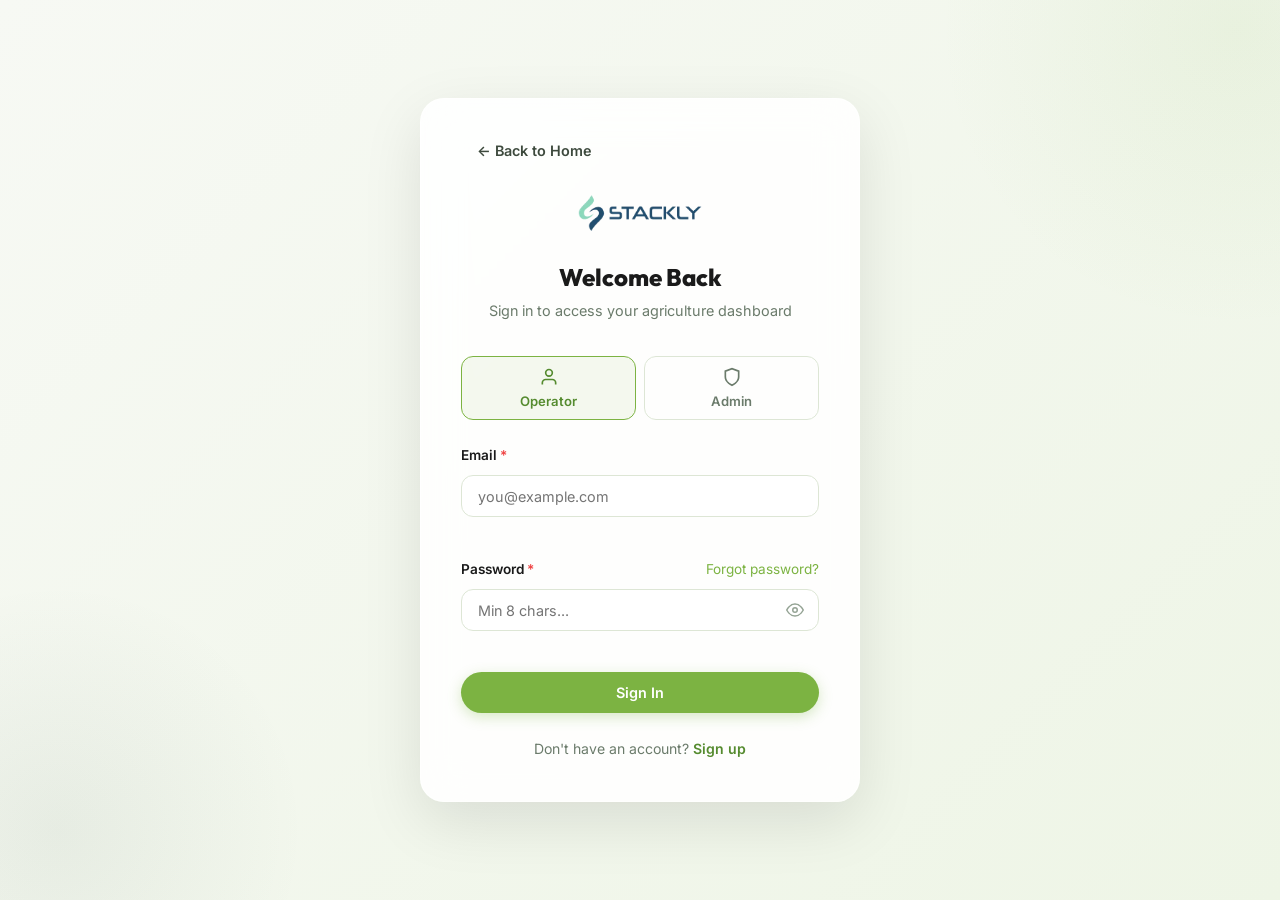
<file: login.html>
<!DOCTYPE html><html lang="en"><head><meta charset="UTF-8" /><meta name="viewport" content="width=device-width, initial-scale=1.0" /><title>Sign In - Stackly</title><link rel="stylesheet" href="css/style.css" /><link rel="stylesheet" href="css/auth.css?v=4" /><script src="js/auth.js"></script></head><body>
<div class="auth-page"><div class="auth-card"><a href="index.html" class="back-btn-top">&larr; Back to Home</a><div class="auth-logo"><a href="index.html"><img src="images/logo-stackly.webp" alt="Stackly" /></a></div><h2 class="auth-title">Welcome Back</h2><p class="auth-subtitle">Sign in to access your agriculture dashboard</p>
<div class="role-selector" id="roleSelector"><button class="role-option active" data-role="operator" onclick="selectRole(this)"><svg viewBox="0 0 24 24" fill="none" stroke="currentColor" stroke-width="2"><path d="M20 21v-2a4 4 0 00-4-4H8a4 4 0 00-4 4v2"/><circle cx="12" cy="7" r="4"/></svg>Operator</button><button class="role-option" data-role="admin" onclick="selectRole(this)"><svg viewBox="0 0 24 24" fill="none" stroke="currentColor" stroke-width="2"><path d="M12 22s8-4 8-10V5l-8-3-8 3v7c0 6 8 10 8 10z"/></svg>Admin</button></div>
<form onsubmit="event.preventDefault();handleLogin()"><div class="form-group"><label>Email <span class="required">*</span></label><input type="email" class="form-control" id="loginEmail" placeholder="you@example.com" required /><div class="form-error"></div></div><div class="form-group"><div style="display:flex;justify-content:space-between;align-items:center;margin-bottom:0.5rem;"><label style="margin-bottom:0;">Password <span class="required">*</span></label><a href="404.html" style="font-size:0.85rem;text-decoration:none;color:#7cb342;">Forgot password?</a></div><div class="password-wrapper"><input type="password" class="form-control" id="loginPassword" placeholder="Min 8 chars..." required minlength="8" pattern="(?=.*[a-z])(?=.*[A-Z])(?=.*\d)(?=.*[\W_]).{8,}" title="Password must contain at least 8 characters, one uppercase, one lowercase, one number and one special character" /><button type="button" class="password-toggle"><svg width="18" height="18" viewBox="0 0 24 24" fill="none" stroke="currentColor" stroke-width="2"><path d="M1 12s4-8 11-8 11 8 11 8-4 8-11 8-11-8-11-8z"/><circle cx="12" cy="12" r="3"/></svg></button></div><div class="form-error"></div></div><button type="submit" class="btn btn-primary" style="width:100%;justify-content:center;">Sign In</button></form>
<div class="auth-footer">Don't have an account? <a href="signup.html">Sign up</a></div></div></div>
<script>let selectedRole='operator';function selectRole(el){document.querySelectorAll('.role-option').forEach(o=>o.classList.remove('active'));el.classList.add('active');selectedRole=el.dataset.role;}function handleLogin(){const email=document.getElementById('loginEmail').value;const password=document.getElementById('loginPassword').value;const result=authLogin(email,password,selectedRole);if(result.success){window.location.href='dashboard.html';}}</script>
<script src="js/main.js"></script></body></html>
</file>
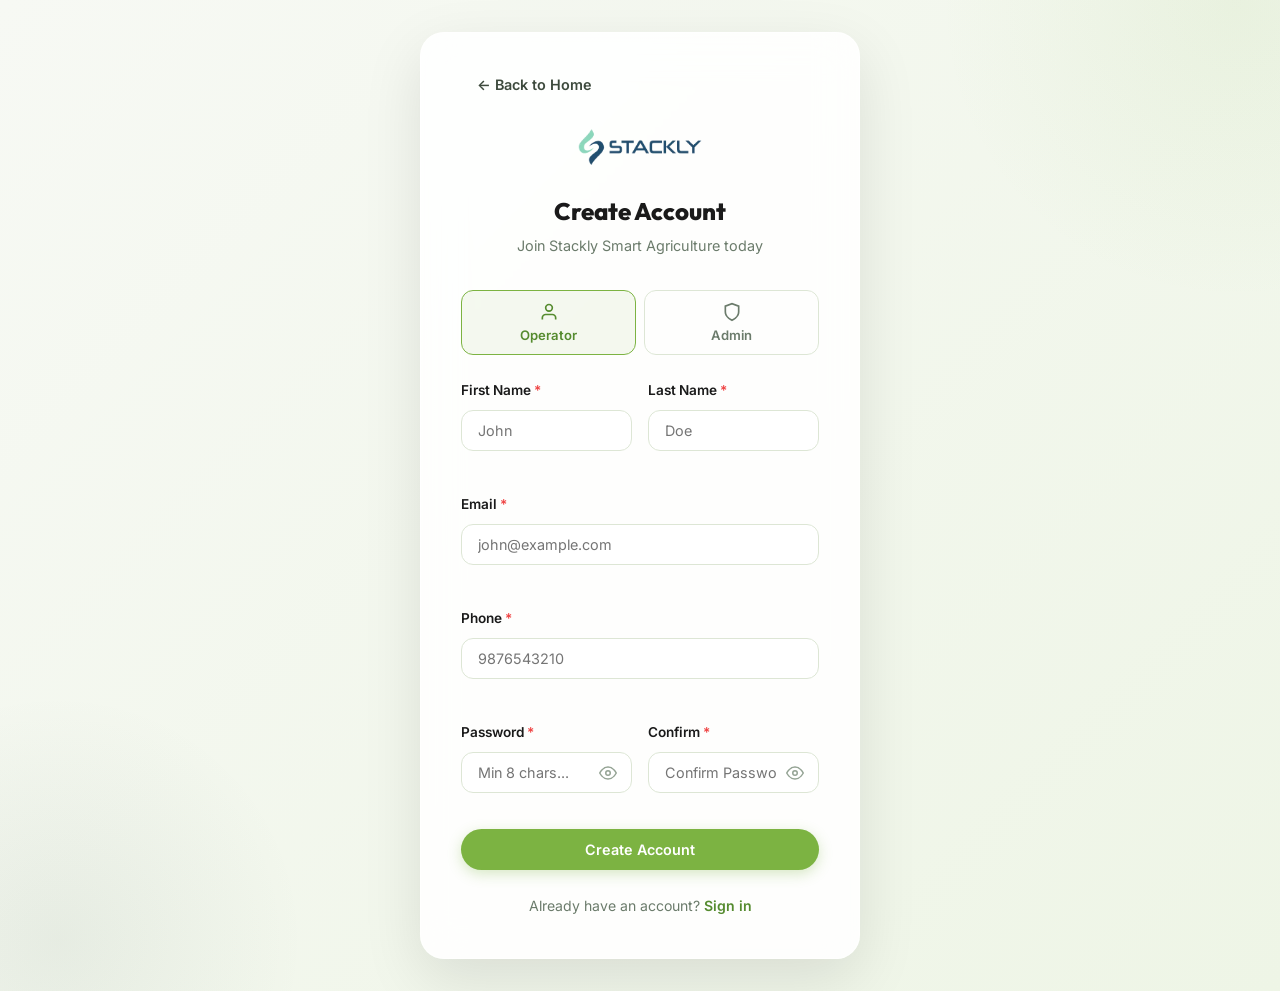
<file: signup.html>
<!DOCTYPE html><html lang="en"><head><meta charset="UTF-8" /><meta name="viewport" content="width=device-width, initial-scale=1.0" /><title>Sign Up - Stackly</title><link rel="stylesheet" href="css/style.css" /><link rel="stylesheet" href="css/auth.css?v=4" /><script src="js/auth.js"></script></head><body>
<div class="auth-page"><div class="auth-card"><a href="index.html" class="back-btn-top">&larr; Back to Home</a><div class="auth-logo"><a href="index.html"><img src="images/logo-stackly.webp" alt="Stackly" /></a></div><h2 class="auth-title">Create Account</h2><p class="auth-subtitle">Join Stackly Smart Agriculture today</p>
<div class="role-selector" id="roleSelector"><button class="role-option active" data-role="operator" onclick="selectRole(this)"><svg viewBox="0 0 24 24" fill="none" stroke="currentColor" stroke-width="2"><path d="M20 21v-2a4 4 0 00-4-4H8a4 4 0 00-4 4v2"/><circle cx="12" cy="7" r="4"/></svg>Operator</button><button class="role-option" data-role="admin" onclick="selectRole(this)"><svg viewBox="0 0 24 24" fill="none" stroke="currentColor" stroke-width="2"><path d="M12 22s8-4 8-10V5l-8-3-8 3v7c0 6 8 10 8 10z"/></svg>Admin</button></div>
<form onsubmit="event.preventDefault();handleSignup()">
<div class="form-row"><div class="form-group"><label>First Name <span class="required">*</span></label><input type="text" class="form-control" id="signupFirst" placeholder="John" pattern="[A-Za-z\s]+" title="Only letters and spaces are allowed" required /><div class="form-error"></div></div><div class="form-group"><label>Last Name <span class="required">*</span></label><input type="text" class="form-control" id="signupLast" placeholder="Doe" pattern="[A-Za-z\s]+" title="Only letters and spaces are allowed" required /><div class="form-error"></div></div></div>
<div class="form-group"><label>Email <span class="required">*</span></label><input type="email" class="form-control" id="signupEmail" placeholder="john@example.com" required /><div class="form-error"></div></div>
<div class="form-group"><label>Phone <span class="required">*</span></label><input type="tel" class="form-control" id="signupPhone" placeholder="9876543210" pattern="[0-9]{10}" title="Please enter exactly 10 digits" required /><div class="form-error"></div></div>
<div class="form-row"><div class="form-group"><label>Password <span class="required">*</span></label><div class="password-wrapper"><input type="password" class="form-control" id="signupPassword" placeholder="Min 8 chars..." required minlength="8" pattern="(?=.*[a-z])(?=.*[A-Z])(?=.*\d)(?=.*[\W_]).{8,}" title="Password must contain at least 8 characters, one uppercase, one lowercase, one number and one special character" /><button type="button" class="password-toggle"><svg width="18" height="18" viewBox="0 0 24 24" fill="none" stroke="currentColor" stroke-width="2"><path d="M1 12s4-8 11-8 11 8 11 8-4 8-11 8-11-8-11-8z"/><circle cx="12" cy="12" r="3"/></svg></button></div></div><div class="form-group"><label>Confirm <span class="required">*</span></label><div class="password-wrapper"><input type="password" class="form-control" id="signupConfirm" placeholder="Confirm Password" required minlength="8" /><button type="button" class="password-toggle"><svg width="18" height="18" viewBox="0 0 24 24" fill="none" stroke="currentColor" stroke-width="2"><path d="M1 12s4-8 11-8 11 8 11 8-4 8-11 8-11-8-11-8z"/><circle cx="12" cy="12" r="3"/></svg></button></div></div></div>
<div id="signupError" style="color:red;font-size:0.85rem;margin-bottom:1rem;text-align:center;"></div>
<button type="submit" class="btn btn-primary" style="width:100%;justify-content:center;">Create Account</button></form>
<div class="auth-footer">Already have an account? <a href="login.html">Sign in</a></div></div></div>
<script>let selectedRole='operator';function selectRole(el){document.querySelectorAll('.role-option').forEach(o=>o.classList.remove('active'));el.classList.add('active');selectedRole=el.dataset.role;}function handleSignup(){const name=document.getElementById('signupFirst').value+' '+document.getElementById('signupLast').value;const email=document.getElementById('signupEmail').value;const password=document.getElementById('signupPassword').value;const confirm=document.getElementById('signupConfirm').value;const phone=document.getElementById('signupPhone').value;if(password!==confirm){document.getElementById('signupError').innerText="Passwords do not match!";return;}document.getElementById('signupError').innerText="";const result=authSignup(name,email,password,phone,selectedRole);if(result.success){alert('Account created successfully! Please sign in.');window.location.href='login.html';}else{document.getElementById('signupError').innerText="Signup failed.";}}</script>
<script src="js/main.js"></script></body></html>
</file>
<file: css/style.css>
/* ============================================
   STACKLY SMART AGRICULTURE
   Premium Glossy Design System
   ============================================ */

/* ---------- Google Fonts ---------- */
@import url('https://fonts.googleapis.com/css2?family=Inter:wght@300;400;500;600;700&family=Outfit:wght@400;500;600;700;800;900&display=swap');

/* ---------- CSS Custom Properties ---------- */
:root {
  /* Primary — Dark Green */
  --primary: #1a3a2a;
  --primary-light: #2d5a3f;
  --primary-lighter: #3e7a55;
  --primary-dark: #0f2218;
  --primary-bg: rgba(26, 58, 42, 0.06);

  /* Accent — Vibrant Green */
  --accent: #7cb342;
  --accent-light: #9ccc65;
  --accent-dark: #558b2f;
  --accent-bg: rgba(124, 179, 66, 0.08);

  /* Warm — Lime/Yellow-Green */
  --warm: #8bc34a;
  --warm-light: #aed581;
  --warm-dark: #689f38;
  --warm-bg: rgba(139, 195, 74, 0.08);

  /* Backgrounds */
  --bg: #ffffff;
  --bg-subtle: #f7f9f4;
  --bg-muted: #eef2e8;
  --bg-dark: #0f1a12;
  --bg-cream: #f5f8f0;

  /* Surfaces */
  --surface: #ffffff;
  --surface-raised: #ffffff;
  --surface-overlay: rgba(255, 255, 255, 0.92);

  /* Text */
  --text: #1a1a1a;
  --text-secondary: #3d4a3d;
  --text-muted: #6b7b6b;
  --text-faint: #94a394;

  /* Borders */
  --border: #dde6d5;
  --border-light: #eef2e8;
  --border-hover: #b8c9a8;

  /* Semantic */
  --success: #10b981;
  --success-bg: rgba(16, 185, 129, 0.08);
  --warning: #f59e0b;
  --warning-bg: rgba(245, 158, 11, 0.08);
  --danger: #ef4444;
  --danger-bg: rgba(239, 68, 68, 0.08);
  --info: #3b82f6;
  --info-bg: rgba(59, 130, 246, 0.08);

  /* Typography */
  --font-body: 'Inter', -apple-system, BlinkMacSystemFont, sans-serif;
  --font-heading: 'Outfit', 'Inter', sans-serif;

  /* Spacing */
  --section-pad: clamp(4rem, 10vw, 7rem);
  --container-max: 1200px;
  --container-wide: 1400px;

  /* Shadows */
  --shadow-xs: 0 1px 2px rgba(0, 0, 0, 0.04);
  --shadow-sm: 0 1px 3px rgba(0, 0, 0, 0.06), 0 1px 2px rgba(0, 0, 0, 0.04);
  --shadow-md: 0 4px 16px rgba(0, 0, 0, 0.06);
  --shadow-lg: 0 8px 32px rgba(0, 0, 0, 0.08);
  --shadow-xl: 0 20px 60px rgba(0, 0, 0, 0.1);
  --shadow-glow: 0 0 40px rgba(124, 179, 66, 0.15);
  --shadow-card-hover: 0 12px 40px rgba(26, 58, 42, 0.12);
  --shadow-warm: 0 8px 30px rgba(139, 195, 74, 0.2);

  /* Glass */
  --glass-bg: rgba(255, 255, 255, 0.7);
  --glass-border: rgba(255, 255, 255, 0.5);

  /* Radii */
  --radius-sm: 0.5rem;
  --radius-md: 0.75rem;
  --radius-lg: 1rem;
  --radius-xl: 1.25rem;
  --radius-2xl: 1.5rem;
  --radius-full: 9999px;

  /* Transitions */
  --ease-out: cubic-bezier(0.22, 1, 0.36, 1);
  --ease-spring: cubic-bezier(0.34, 1.56, 0.64, 1);
  --transition: 0.3s var(--ease-out);
  --transition-slow: 0.5s var(--ease-out);
}

/* ---------- Reset ---------- */
*, *::before, *::after { margin: 0; padding: 0; box-sizing: border-box; }
html { scroll-behavior: smooth; -webkit-text-size-adjust: 100%; }
body {
  font-family: var(--font-body);
  color: var(--text);
  background: var(--bg);
  line-height: 1.7;
  -webkit-font-smoothing: antialiased;
  -moz-osx-font-smoothing: grayscale;
  overflow-x: hidden;
}
img { max-width: 100%; height: auto; display: block; }
a { color: inherit; text-decoration: none; }
button { font-family: inherit; cursor: pointer; border: none; background: none; }
h1, h2, h3, h4, h5, h6 {
  font-family: var(--font-heading);
  line-height: 1.2;
  font-weight: 700;
}
ul, ol { list-style: none; }
input, textarea, select { font-family: inherit; font-size: inherit; }

/* ---------- Layout ---------- */
.container {
  max-width: var(--container-max);
  margin: 0 auto;
  padding: 0 1.5rem;
}
.container-wide {
  max-width: var(--container-wide);
  margin: 0 auto;
  padding: 0 1.5rem;
}
.section {
  padding: var(--section-pad) 0;
}
.section-sm {
  padding: clamp(2rem, 5vw, 4rem) 0;
}
.section-label {
  display: inline-flex;
  align-items: center;
  gap: 0.5rem;
  font-size: 0.78rem;
  font-weight: 700;
  text-transform: uppercase;
  letter-spacing: 0.15em;
  color: var(--accent);
  margin-bottom: 1rem;
}
.section-label::before {
  content: '';
  width: 8px;
  height: 8px;
  background: var(--accent);
  border-radius: 50%;
}
.section-title {
  font-size: clamp(1.75rem, 4vw, 3rem);
  font-weight: 800;
  color: var(--text);
  margin-bottom: 1rem;
}
.section-subtitle {
  font-size: clamp(0.95rem, 1.5vw, 1.1rem);
  color: var(--text-muted);
  max-width: 600px;
  line-height: 1.7;
}
.text-center { text-align: center; }
.text-center .section-subtitle { margin: 0 auto; }
.text-white { color: #ffffff; }
.text-white .section-label { color: var(--accent-light); }
.text-white .section-subtitle { color: rgba(255,255,255,0.7); }

/* ---------- Page Loader ---------- */
#page-loader {
  position: fixed; inset: 0; z-index: 99999;
  background: var(--bg);
  display: flex; flex-direction: column;
  align-items: center; justify-content: center;
  gap: 1.5rem;
  transition: opacity 0.5s, visibility 0.5s;
}
#page-loader.hidden { opacity: 0; visibility: hidden; pointer-events: none; }
.loader-logo img { height: 32px; }
.loader-ring {
  position: absolute;
  width: 150px; height: 150px;
  border: 2px solid var(--border);
  border-top-color: var(--accent);
  border-radius: 50%;
  animation: loaderSpin 0.8s linear infinite;
}
.loader-text {
  font-size: 0.82rem;
  font-weight: 500;
  color: var(--text-faint);
  letter-spacing: 0.1em;
}
@keyframes loaderSpin { to { transform: rotate(360deg); } }

/* ---------- Buttons ---------- */
.btn {
  display: inline-flex;
  align-items: center;
  gap: 0.5rem;
  padding: 0.75rem 1.75rem;
  border-radius: var(--radius-full);
  font-weight: 600;
  font-size: 0.9rem;
  transition: all var(--transition);
  cursor: pointer;
  border: none;
  white-space: nowrap;
}
.btn-primary {
  background: var(--accent);
  color: #ffffff;
  box-shadow: 0 4px 14px rgba(124, 179, 66, 0.3);
}
.btn-primary:hover {
  background: var(--accent-dark);
  transform: translateY(-2px);
  box-shadow: 0 6px 20px rgba(124, 179, 66, 0.4);
}
.btn-outline {
  background: transparent;
  color: var(--text);
  border: 1.5px solid var(--border);
}
.btn-outline:hover {
  border-color: var(--accent);
  color: var(--accent-dark);
  background: var(--accent-bg);
}
.btn-dark {
  background: var(--primary);
  color: #ffffff;
}
.btn-dark:hover {
  background: var(--primary-light);
  transform: translateY(-2px);
}
.btn-white {
  background: #ffffff;
  color: var(--primary);
  font-weight: 700;
}
.btn-white:hover {
  background: #f0f0f0;
  transform: translateY(-2px);
}
.btn svg { width: 16px; height: 16px; }
.btn-sm { padding: 0.55rem 1.25rem; font-size: 0.82rem; }
.btn-lg { padding: 0.9rem 2.25rem; font-size: 1rem; }
.back-btn-top {
  position: absolute;
  top: 1.5rem;
  left: 1.5rem;
  z-index: 10;
}

/* ---------- Header / Navbar ---------- */
.header {
  position: fixed;
  top: 0;
  left: 0;
  right: 0;
  z-index: 1000;
  background: rgba(26, 58, 42, 0.95);
  backdrop-filter: blur(20px);
  -webkit-backdrop-filter: blur(20px);
  transition: all var(--transition);
  border-bottom: 1px solid rgba(255,255,255,0.08);
}
.header.scrolled {
  background: rgba(15, 26, 18, 0.98);
  box-shadow: 0 4px 30px rgba(0,0,0,0.15);
}
.header-inner {
  max-width: var(--container-wide);
  margin: 0 auto;
  padding: 0 1.5rem;
  display: flex;
  align-items: center;
  justify-content: space-between;
  height: 72px;
}
.header-logo img { height: 32px; }
.header-nav {
  display: flex;
  align-items: center;
  gap: 2rem;
}
.header-nav a {
  font-size: 0.88rem;
  font-weight: 500;
  color: rgba(255,255,255,0.75);
  transition: color var(--transition);
  position: relative;
}
.header-nav a:hover,
.header-nav a.active {
  color: #ffffff;
}
.header-nav a::after {
  content: '';
  position: absolute;
  bottom: -4px;
  left: 0;
  width: 0;
  height: 2px;
  background: var(--accent);
  transition: width var(--transition);
}
.header-nav a:hover::after,
.header-nav a.active::after {
  width: 100%;
}
.header-actions {
  display: flex;
  align-items: center;
  gap: 0.75rem;
}
.header-actions .btn-outline {
  color: rgba(255,255,255,0.8);
  border-color: rgba(255,255,255,0.25);
}
.header-actions .btn-outline:hover {
  border-color: var(--accent);
  color: #ffffff;
  background: rgba(124, 179, 66, 0.1);
}

/* Mobile Menu */
.ham-btn {
  display: none;
  width: 40px;
  height: 40px;
  align-items: center;
  justify-content: center;
  color: #ffffff;
  border-radius: var(--radius-sm);
  transition: background var(--transition);
  position: relative;
  z-index: 1001;
}
.ham-btn:hover { background: rgba(255,255,255,0.1); }
.ham-btn svg { width: 22px; height: 22px; }
.ham-btn .close-icon { display: none; }
.header.menu-open .ham-btn .ham-icon { display: none; }
.header.menu-open .ham-btn .close-icon { display: block; }

.mobile-overlay {
  display: none;
  position: fixed;
  inset: 0;
  background: rgba(0,0,0,0.5);
  z-index: 998;
}
.header.menu-open .mobile-overlay { display: block; }

.mobile-sidebar {
  position: fixed;
  top: 0;
  right: -320px;
  width: 300px;
  height: 100vh;
  background: var(--primary);
  z-index: 999;
  padding: 5rem 2rem 2rem;
  transition: right 0.4s var(--ease-out);
  display: flex;
  flex-direction: column;
  gap: 1.5rem;
  overflow-y: auto;
}
.header.menu-open .mobile-sidebar { right: 0; }
.mobile-sidebar .header-nav {
  flex-direction: column;
  align-items: flex-start;
  gap: 0;
}
.mobile-sidebar .header-nav a {
  padding: 0.85rem 0;
  font-size: 1rem;
  border-bottom: 1px solid rgba(255,255,255,0.08);
  width: 100%;
  display: block;
}
.mobile-sidebar .header-actions {
  flex-direction: column;
  width: 100%;
}
.mobile-sidebar .header-actions .btn {
  width: 100%;
  justify-content: center;
}

/* ---------- Hero Section ---------- */
.hero {
  position: relative;
  min-height: 100vh;
  display: flex;
  align-items: center;
  padding: 6rem 0 4rem;
  overflow: hidden;
}
.hero-bg {
  position: absolute;
  inset: 0;
  z-index: 0;
}
.hero-bg img {
  width: 100%;
  height: 100%;
  object-fit: cover;
}
.hero-bg::after {
  content: '';
  position: absolute;
  inset: 0;
  background: linear-gradient(135deg, rgba(15, 34, 24, 0.88) 0%, rgba(26, 58, 42, 0.7) 50%, rgba(15, 34, 24, 0.5) 100%);
}
.hero-content {
  position: relative;
  z-index: 1;
  max-width: var(--container-wide);
  margin: 0 auto;
  padding: 0 1.5rem;
  display: grid;
  grid-template-columns: 1fr 1fr;
  gap: 3rem;
  align-items: center;
}
.hero-text h1 {
  font-size: clamp(2.5rem, 5vw, 4rem);
  font-weight: 900;
  color: #ffffff;
  line-height: 1.1;
  margin-bottom: 1.25rem;
}
.hero-text h1 span { color: var(--accent-light); }
.hero-text p {
  font-size: clamp(1rem, 1.5vw, 1.15rem);
  color: rgba(255,255,255,0.75);
  margin-bottom: 2rem;
  max-width: 520px;
  line-height: 1.7;
}
.hero-btns {
  display: flex;
  gap: 1rem;
  flex-wrap: wrap;
}
.hero-image {
  position: relative;
  z-index: 1;
  display: flex;
  align-items: center;
  justify-content: center;
}
.hero-image img {
  border-radius: var(--radius-2xl);
  box-shadow: var(--shadow-xl);
  max-height: 500px;
  object-fit: cover;
}

/* ---------- Trusted Partners ---------- */
.partners-bar {
  background: var(--bg);
  padding: 2.5rem 0;
  border-bottom: 1px solid var(--border-light);
}
.partners-bar p {
  text-align: center;
  font-size: 0.82rem;
  color: var(--text-faint);
  margin-bottom: 1.5rem;
  font-weight: 500;
  letter-spacing: 0.05em;
}
.partners-logos {
  display: flex;
  align-items: center;
  justify-content: center;
  gap: 3rem;
  flex-wrap: wrap;
  opacity: 0.5;
}
.partners-logos span {
  font-family: var(--font-heading);
  font-size: 1.1rem;
  font-weight: 700;
  color: var(--text-muted);
  letter-spacing: 0.02em;
}

/* ---------- Intro Text Block ---------- */
.intro-block {
  padding: var(--section-pad) 0;
  background: var(--bg);
}
.intro-block .container {
  max-width: 800px;
  text-align: center;
}
.intro-block p {
  font-size: clamp(1rem, 1.5vw, 1.15rem);
  color: var(--text-secondary);
  line-height: 1.8;
}
.intro-icon {
  width: 48px;
  height: 48px;
  margin: 0 auto 1.5rem;
  background: var(--accent-bg);
  border-radius: var(--radius-md);
  display: flex;
  align-items: center;
  justify-content: center;
  color: var(--accent);
}

/* ---------- Split Grid ---------- */
.split-grid {
  display: grid;
  grid-template-columns: 1fr 1fr;
  gap: 2rem;
}
.split-card {
  background: var(--surface);
  border: 1px solid var(--border);
  border-radius: var(--radius-2xl);
  padding: 2.5rem;
  position: relative;
  overflow: hidden;
  transition: all var(--transition);
}
.split-card:hover {
  box-shadow: var(--shadow-card-hover);
  transform: translateY(-4px);
}
.split-card-accent {
  border-left: 4px solid var(--accent);
}
.split-card h3 {
  font-size: 1.5rem;
  margin-bottom: 0.75rem;
}
.split-card p {
  color: var(--text-muted);
  font-size: 0.95rem;
  line-height: 1.7;
}
.split-card .big-stat {
  font-size: 3.5rem;
  font-weight: 900;
  color: var(--accent);
  font-family: var(--font-heading);
  margin-bottom: 0.5rem;
}

/* ---------- Accordion Features ---------- */
.features-split {
  display: grid;
  grid-template-columns: 1fr 1fr;
  gap: 4rem;
  align-items: center;
}
.features-left h2 {
  font-size: clamp(1.75rem, 3.5vw, 2.75rem);
  font-weight: 800;
  margin-bottom: 1.5rem;
}
.feature-accordion-item {
  border: 1px solid var(--border);
  border-radius: var(--radius-lg);
  margin-bottom: 0.75rem;
  overflow: hidden;
  transition: all var(--transition);
}
.feature-accordion-item.active {
  border-color: var(--accent);
  box-shadow: var(--shadow-md);
}
.feature-accordion-btn {
  width: 100%;
  padding: 1rem 1.25rem;
  display: flex;
  align-items: center;
  justify-content: space-between;
  font-size: 0.95rem;
  font-weight: 600;
  color: var(--text);
  background: var(--surface);
  transition: all var(--transition);
}
.feature-accordion-btn:hover { background: var(--bg-subtle); }
.feature-accordion-item.active .feature-accordion-btn {
  background: var(--accent-bg);
  color: var(--accent-dark);
}
.feature-accordion-btn svg {
  width: 18px;
  height: 18px;
  transition: transform var(--transition);
  color: var(--text-faint);
}
.feature-accordion-item.active .feature-accordion-btn svg {
  transform: rotate(180deg);
  color: var(--accent);
}
.feature-accordion-body {
  max-height: 0;
  overflow: hidden;
  transition: max-height 0.4s var(--ease-out);
}
.feature-accordion-item.active .feature-accordion-body {
  max-height: 200px;
}
.feature-accordion-body p {
  padding: 0 1.25rem 1rem;
  font-size: 0.88rem;
  color: var(--text-muted);
  line-height: 1.7;
}

/* ---------- Tech Cards ---------- */
.tech-cards {
  display: grid;
  grid-template-columns: repeat(3, 1fr);
  gap: 1.5rem;
}
.tech-card {
  background: var(--surface);
  border: 1px solid var(--border);
  border-radius: var(--radius-2xl);
  overflow: hidden;
  transition: all var(--transition);
}
.tech-card:hover {
  box-shadow: var(--shadow-card-hover);
  transform: translateY(-6px);
}
.tech-card-img {
  height: 200px;
  overflow: hidden;
}
.tech-card-img img {
  width: 100%;
  height: 100%;
  object-fit: cover;
  transition: transform 0.6s var(--ease-out);
}
.tech-card:hover .tech-card-img img {
  transform: scale(1.05);
}
.tech-card-body {
  padding: 1.5rem;
}
.tech-card-body h4 {
  font-size: 1.05rem;
  margin-bottom: 0.5rem;
}
.tech-card-body p {
  font-size: 0.85rem;
  color: var(--text-muted);
  line-height: 1.6;
}

/* ---------- Stats Section ---------- */
.stats-section {
  background: var(--bg-subtle);
  padding: var(--section-pad) 0;
}
.stats-grid {
  display: grid;
  grid-template-columns: repeat(4, 1fr);
  gap: 2rem;
}
.stat-item {
  text-align: center;
  padding: 2rem 1rem;
  background: var(--surface);
  border: 1px solid var(--border);
  border-radius: var(--radius-xl);
  transition: all var(--transition);
}
.stat-item:hover {
  box-shadow: var(--shadow-md);
  transform: translateY(-4px);
}
.stat-number {
  font-size: clamp(2rem, 4vw, 3rem);
  font-weight: 900;
  font-family: var(--font-heading);
  color: var(--accent-dark);
  line-height: 1;
  margin-bottom: 0.5rem;
}
.stat-label {
  font-size: 0.85rem;
  color: var(--text-muted);
}

/* ---------- Workflow / Timeline ---------- */
.workflow-section {
  padding: var(--section-pad) 0;
}
.workflow-grid {
  display: grid;
  grid-template-columns: 1fr 1fr;
  gap: 4rem;
  align-items: center;
}
.workflow-steps {
  position: relative;
}
.workflow-steps::before {
  content: '';
  position: absolute;
  left: 16px;
  top: 0;
  bottom: 0;
  width: 2px;
  background: var(--border);
}
.workflow-step {
  display: flex;
  gap: 1.5rem;
  padding: 1.5rem 0;
  position: relative;
}
.workflow-dot {
  width: 34px;
  height: 34px;
  border-radius: 50%;
  background: var(--surface);
  border: 2px solid var(--border);
  display: flex;
  align-items: center;
  justify-content: center;
  flex-shrink: 0;
  z-index: 1;
  transition: all var(--transition);
  font-size: 0.78rem;
  font-weight: 700;
  color: var(--text-faint);
}
.workflow-step:hover .workflow-dot {
  background: var(--accent);
  border-color: var(--accent);
  color: #ffffff;
}
.workflow-step h4 {
  font-size: 1.1rem;
  margin-bottom: 0.35rem;
}
.workflow-step p {
  font-size: 0.88rem;
  color: var(--text-muted);
  line-height: 1.6;
}
.workflow-image {
  position: relative;
}
.workflow-image img {
  border-radius: var(--radius-2xl);
  box-shadow: var(--shadow-lg);
}
.workflow-float-card {
  position: absolute;
  bottom: -20px;
  right: -20px;
  background: var(--surface);
  border-radius: var(--radius-xl);
  padding: 1.25rem 1.5rem;
  box-shadow: var(--shadow-lg);
  border: 1px solid var(--border);
}
.workflow-float-card h5 {
  font-size: 0.88rem;
  margin-bottom: 0.5rem;
  color: var(--text);
}
.workflow-float-card .progress-bar {
  height: 8px;
  background: var(--bg-muted);
  border-radius: 4px;
  overflow: hidden;
  width: 150px;
}
.workflow-float-card .progress-fill {
  height: 100%;
  background: var(--accent);
  border-radius: 4px;
}
.workflow-float-card .progress-label {
  font-size: 0.78rem;
  color: var(--text-faint);
  margin-top: 0.25rem;
}

/* ---------- Testimonial ---------- */
.testimonial-section {
  background: var(--bg-subtle);
  padding: var(--section-pad) 0;
}
.testimonial-card {
  max-width: 800px;
  margin: 0 auto;
  display: grid;
  grid-template-columns: auto 1fr;
  gap: 2.5rem;
  align-items: center;
}
.testimonial-avatar {
  width: 120px;
  height: 120px;
  border-radius: var(--radius-xl);
  overflow: hidden;
  flex-shrink: 0;
}
.testimonial-avatar img {
  width: 100%;
  height: 100%;
  object-fit: cover;
}
.testimonial-body blockquote {
  font-size: 1.05rem;
  color: var(--text-secondary);
  line-height: 1.8;
  margin-bottom: 1.25rem;
  font-style: italic;
}
.testimonial-body .author-name {
  font-weight: 700;
  font-size: 1rem;
  color: var(--text);
}
.testimonial-body .author-role {
  font-size: 0.82rem;
  color: var(--text-faint);
}

/* ---------- CTA Banner ---------- */
.cta-section {
  background: linear-gradient(135deg, var(--primary) 0%, var(--primary-light) 50%, var(--accent-dark) 100%);
  padding: clamp(4rem, 8vw, 6rem) 0;
  position: relative;
  overflow: hidden;
}
.cta-section::before {
  content: '';
  position: absolute;
  top: -50%;
  right: -20%;
  width: 600px;
  height: 600px;
  border-radius: 50%;
  background: rgba(124, 179, 66, 0.1);
}
.cta-content {
  position: relative;
  z-index: 1;
  display: grid;
  grid-template-columns: 1fr auto;
  gap: 3rem;
  align-items: center;
}
.cta-content h2 {
  font-size: clamp(1.75rem, 3.5vw, 2.5rem);
  color: #ffffff;
  font-weight: 800;
}
.cta-content p {
  color: rgba(255,255,255,0.7);
  margin-top: 0.75rem;
  font-size: 1rem;
}

/* ---------- FAQ ---------- */
.faq-section {
  padding: var(--section-pad) 0;
}
.faq-list {
  max-width: 700px;
  margin: 2rem auto 0;
}
.faq-item {
  border-bottom: 1px solid var(--border);
}
.faq-question {
  width: 100%;
  padding: 1.25rem 0;
  display: flex;
  align-items: center;
  justify-content: space-between;
  font-size: 0.95rem;
  font-weight: 600;
  color: var(--text);
  text-align: left;
  transition: color var(--transition);
}
.faq-question:hover { color: var(--accent-dark); }
.faq-question svg {
  width: 18px;
  height: 18px;
  flex-shrink: 0;
  transition: transform var(--transition);
  color: var(--text-faint);
}
.faq-item.active .faq-question svg { transform: rotate(45deg); color: var(--accent); }
.faq-answer {
  max-height: 0;
  overflow: hidden;
  transition: max-height 0.4s var(--ease-out);
}
.faq-item.active .faq-answer { max-height: 300px; }
.faq-answer p {
  padding-bottom: 1.25rem;
  font-size: 0.9rem;
  color: var(--text-muted);
  line-height: 1.7;
}

/* ---------- Blog / Insights ---------- */
.blog-cards {
  display: grid;
  grid-template-columns: repeat(3, 1fr);
  gap: 1.5rem;
  margin-top: 2.5rem;
}
.blog-card {
  background: var(--surface);
  border: 1px solid var(--border);
  border-radius: var(--radius-2xl);
  overflow: hidden;
  transition: all var(--transition);
}
.blog-card:hover {
  box-shadow: var(--shadow-card-hover);
  transform: translateY(-6px);
}
.blog-card-img {
  height: 180px;
  overflow: hidden;
}
.blog-card-img img {
  width: 100%;
  height: 100%;
  object-fit: cover;
  transition: transform 0.6s var(--ease-out);
}
.blog-card:hover .blog-card-img img { transform: scale(1.05); }
.blog-card-body {
  padding: 1.5rem;
}
.blog-card-body .blog-tag {
  font-size: 0.72rem;
  font-weight: 700;
  text-transform: uppercase;
  letter-spacing: 0.1em;
  color: var(--accent);
  margin-bottom: 0.5rem;
}
.blog-card-body h4 {
  font-size: 1rem;
  margin-bottom: 0.5rem;
  line-height: 1.4;
}
.blog-card-body p {
  font-size: 0.82rem;
  color: var(--text-muted);
  line-height: 1.6;
}

/* ---------- Footer ---------- */
.footer {
  background: var(--bg-dark);
  color: rgba(255,255,255,0.7);
  padding: clamp(3rem, 6vw, 5rem) 0 0;
}
.footer-top {
  text-align: center;
  margin-bottom: 3rem;
}
.footer-top h3 {
  font-size: clamp(1.25rem, 2.5vw, 1.75rem);
  color: #ffffff;
  margin-bottom: 1rem;
}
.footer-newsletter {
  display: flex;
  max-width: 440px;
  margin: 0 auto;
  gap: 0.5rem;
}
.footer-newsletter input {
  flex: 1;
  padding: 0.75rem 1rem;
  border: 1px solid rgba(255,255,255,0.15);
  border-radius: var(--radius-full);
  background: rgba(255,255,255,0.05);
  color: #ffffff;
  font-size: 0.88rem;
  outline: none;
}
.footer-newsletter input::placeholder { color: rgba(255,255,255,0.4); }
.footer-newsletter input:focus { border-color: var(--accent); }
.footer-grid {
  display: grid;
  grid-template-columns: 1.5fr 1fr 1fr 1fr;
  gap: 3rem;
  padding-bottom: 3rem;
  border-bottom: 1px solid rgba(255,255,255,0.08);
}
.footer-brand img { height: 28px; margin-bottom: 1rem; }
.footer-brand p {
  font-size: 0.88rem;
  line-height: 1.7;
  margin-bottom: 1.5rem;
}
.footer-social {
  display: flex;
  gap: 0.75rem;
}
.footer-social a {
  width: 36px;
  height: 36px;
  border-radius: var(--radius-sm);
  border: 1px solid rgba(255,255,255,0.12);
  display: flex;
  align-items: center;
  justify-content: center;
  transition: all var(--transition);
}
.footer-social a svg { width: 16px; height: 16px; }
.footer-social a:hover {
  background: var(--accent);
  border-color: var(--accent);
  color: #ffffff;
}
.footer-col h4 {
  color: #ffffff;
  font-size: 0.88rem;
  font-weight: 700;
  margin-bottom: 1.25rem;
}
.footer-col li { margin-bottom: 0.65rem; }
.footer-col a {
  font-size: 0.85rem;
  transition: color var(--transition);
}
.footer-col a:hover { color: var(--accent-light); }
.footer-bottom {
  padding: 1.5rem 0;
  display: flex;
  align-items: center;
  justify-content: space-between;
}
.footer-bottom p { font-size: 0.78rem; color: rgba(255,255,255,0.4); }
.footer-bottom-links {
  display: flex;
  gap: 1.5rem;
}
.footer-bottom-links a {
  font-size: 0.78rem;
  color: rgba(255,255,255,0.4);
  transition: color var(--transition);
}
.footer-bottom-links a:hover { color: var(--accent-light); }

/* ---------- Page Hero ---------- */
.page-hero {
  background: linear-gradient(135deg, var(--primary) 0%, var(--primary-light) 100%);
  padding: 8rem 0 4rem;
  text-align: center;
  position: relative;
  overflow: hidden;
}
.page-hero::before {
  content: '';
  position: absolute;
  top: -50%;
  right: -30%;
  width: 700px;
  height: 700px;
  border-radius: 50%;
  background: rgba(124, 179, 66, 0.06);
}
.page-hero h1 {
  font-size: clamp(2rem, 4vw, 3rem);
  color: #ffffff;
  font-weight: 800;
  margin-bottom: 1rem;
}
.page-hero p {
  color: rgba(255,255,255,0.7);
  font-size: 1.05rem;
  max-width: 560px;
  margin: 0 auto;
}

/* ---------- Contact ---------- */
.contact-grid {
  display: grid;
  grid-template-columns: 1fr 1.2fr;
  gap: 2.5rem;
}
.contact-info-card {
  background: var(--primary);
  border-radius: var(--radius-2xl);
  padding: 2.5rem;
  color: #ffffff;
}
.contact-info-card h3 {
  font-size: 1.5rem;
  margin-bottom: 0.75rem;
}
.contact-info-card > p {
  font-size: 0.9rem;
  color: rgba(255,255,255,0.65);
  margin-bottom: 2rem;
  line-height: 1.7;
}
.contact-info-item {
  display: flex;
  gap: 1rem;
  margin-bottom: 1.5rem;
  align-items: flex-start;
}
.contact-info-item .icon {
  width: 40px;
  height: 40px;
  border-radius: var(--radius-md);
  background: rgba(255,255,255,0.1);
  display: flex;
  align-items: center;
  justify-content: center;
  flex-shrink: 0;
}
.contact-info-item h5 {
  font-size: 0.88rem;
  margin-bottom: 0.15rem;
}
.contact-info-item span {
  font-size: 0.82rem;
  color: rgba(255,255,255,0.6);
}
.contact-form-card {
  background: var(--surface);
  border: 1px solid var(--border);
  border-radius: var(--radius-2xl);
  padding: 2.5rem;
}

/* ---------- Forms ---------- */
.form-group {
  margin-bottom: 1.25rem;
}
.form-group label {
  display: block;
  font-size: 0.85rem;
  font-weight: 600;
  color: var(--text);
  margin-bottom: 0.5rem;
}
.required { color: var(--danger); }
.form-control {
  width: 100%;
  padding: 0.7rem 1rem;
  border: 1px solid var(--border);
  border-radius: var(--radius-md);
  font-size: 0.9rem;
  color: var(--text);
  background: var(--surface);
  outline: none;
  transition: border-color var(--transition), box-shadow var(--transition);
}
.form-control:focus {
  border-color: var(--accent);
  box-shadow: 0 0 0 3px rgba(124, 179, 66, 0.1);
}
textarea.form-control {
  min-height: 120px;
  resize: vertical;
}
.form-row {
  display: grid;
  grid-template-columns: 1fr 1fr;
  gap: 1rem;
}
.form-error {
  font-size: 0.78rem;
  color: var(--danger);
  margin-top: 0.35rem;
  min-height: 1rem;
}
.password-wrapper {
  position: relative;
}
.password-wrapper input { padding-right: 2.5rem; }
.password-toggle {
  position: absolute;
  right: 0.75rem;
  top: 50%;
  transform: translateY(-50%);
  color: var(--text-faint);
  width: 24px;
  height: 24px;
  display: flex;
  align-items: center;
  justify-content: center;
}

/* ---------- Pricing Cards ---------- */
.pricing-grid {
  display: grid;
  grid-template-columns: repeat(3, 1fr);
  gap: 1.5rem;
  margin-top: 2.5rem;
}
.pricing-card {
  background: var(--surface);
  border: 1px solid var(--border);
  border-radius: var(--radius-2xl);
  padding: 2.5rem;
  text-align: center;
  position: relative;
  transition: all var(--transition);
  display: flex;
  flex-direction: column;
}
.pricing-card .btn {
  margin-top: auto;
}
.pricing-card:hover {
  box-shadow: var(--shadow-card-hover);
  transform: translateY(-6px);
}
.pricing-card.popular {
  border-color: var(--accent);
  box-shadow: var(--shadow-warm);
}
.pricing-badge {
  position: absolute;
  top: -12px;
  left: 50%;
  transform: translateX(-50%);
  background: var(--accent);
  color: #ffffff;
  padding: 0.3rem 1rem;
  border-radius: var(--radius-full);
  font-size: 0.72rem;
  font-weight: 700;
  text-transform: uppercase;
  letter-spacing: 0.05em;
}
.pricing-card h3 {
  font-size: 1.15rem;
  margin-bottom: 0.5rem;
}
.pricing-price {
  font-size: 2.5rem;
  font-weight: 900;
  color: var(--text);
  font-family: var(--font-heading);
  margin: 1rem 0;
}
.pricing-price span {
  font-size: 0.88rem;
  font-weight: 500;
  color: var(--text-faint);
}
.pricing-features {
  text-align: left;
  margin: 1.5rem 0 2rem;
}
.pricing-features li {
  display: flex;
  align-items: center;
  gap: 0.5rem;
  padding: 0.5rem 0;
  font-size: 0.88rem;
  color: var(--text-secondary);
}
.pricing-features li svg {
  width: 16px;
  height: 16px;
  color: var(--accent);
  flex-shrink: 0;
}

/* ---------- Services Grid ---------- */
.services-grid {
  display: grid;
  grid-template-columns: repeat(3, 1fr);
  gap: 1.5rem;
}
.service-card {
  background: var(--surface);
  border: 1px solid var(--border);
  border-radius: var(--radius-2xl);
  padding: 2rem;
  transition: all var(--transition);
}
.service-card:hover {
  box-shadow: var(--shadow-card-hover);
  transform: translateY(-4px);
}
.service-icon {
  width: 56px;
  height: 56px;
  border-radius: var(--radius-lg);
  display: flex;
  align-items: center;
  justify-content: center;
  margin-bottom: 1.25rem;
}
.service-card h4 {
  font-size: 1.05rem;
  margin-bottom: 0.5rem;
}
.service-card p {
  font-size: 0.85rem;
  color: var(--text-muted);
  line-height: 1.6;
}

/* ---------- Solutions Grid ---------- */
.solutions-hero-grid {
  display: grid;
  grid-template-columns: 1fr 1fr;
  gap: 3rem;
  align-items: center;
}
.solutions-hero-grid img {
  border-radius: var(--radius-2xl);
  box-shadow: var(--shadow-lg);
}

/* ---------- Responsive ---------- */
@media (max-width: 1024px) {
  .header-nav, .header-actions { display: none; }
  .ham-btn { display: flex; }
  .mobile-sidebar .header-nav,
  .mobile-sidebar .header-actions { display: flex; }
  .hero-content { grid-template-columns: 1fr; text-align: center; }
  .hero-text p { margin: 0 auto 2rem; }
  .hero-btns { justify-content: center; }
  .hero-image { display: none; }
  .split-grid { grid-template-columns: 1fr; }
  .features-split { grid-template-columns: 1fr; gap: 2rem; }
  .tech-cards { grid-template-columns: 1fr 1fr; }
  .stats-grid { grid-template-columns: 1fr 1fr; }
  .workflow-grid { grid-template-columns: 1fr; gap: 2rem; }
  .workflow-image { order: -1; }
  .testimonial-card { grid-template-columns: 1fr; text-align: center; }
  .testimonial-avatar { margin: 0 auto; }
  .cta-content { grid-template-columns: 1fr; text-align: center; }
  .cta-content .btn { margin: 0 auto; }
  .blog-cards { grid-template-columns: 1fr 1fr; }
  .footer-grid { grid-template-columns: 1fr 1fr; }
  .contact-grid { grid-template-columns: 1fr; }
  .pricing-grid { grid-template-columns: 1fr 1fr; }
  .services-grid { grid-template-columns: 1fr 1fr; }
  .solutions-hero-grid { grid-template-columns: 1fr; }
}

@media (max-width: 768px) {
  .tech-cards { grid-template-columns: 1fr; }
  .blog-cards { grid-template-columns: 1fr; }
  .footer-grid { grid-template-columns: 1fr; gap: 2rem; }
  .footer-bottom { flex-direction: column; gap: 0.75rem; text-align: center; }
  .pricing-grid { grid-template-columns: 1fr; }
  .services-grid { grid-template-columns: 1fr; }
  .form-row { grid-template-columns: 1fr; }
  .footer-newsletter { flex-direction: column; }
  .partners-logos { gap: 1.5rem; }
  .section { padding: clamp(3rem, 6vw, 5rem) 0; }
}

@media (max-width: 480px) {
  .stats-grid { grid-template-columns: 1fr; }
  .hero-text h1 { font-size: 2rem; }
  .container { padding: 0 1rem; }
  .header-inner { padding: 0 1rem; height: 64px; }
  .page-hero { padding: 6rem 0 3rem; }
}
</file>
<file: css/auth.css>
/* ============================================
   STACKLY SMART AGRICULTURE
   Auth Pages — Login & Signup
   ============================================ */

.auth-page {
  min-height: 100vh;
  display: flex;
  align-items: center;
  justify-content: center;
  background: linear-gradient(135deg, #f7f9f4 0%, #eef5e6 100%);
  padding: 2rem;
  position: relative;
  overflow: hidden;
}
.auth-page::before {
  content: '';
  position: absolute;
  top: -30%;
  right: -20%;
  width: 600px;
  height: 600px;
  border-radius: 50%;
  background: radial-gradient(circle, rgba(124, 179, 66, 0.08) 0%, transparent 70%);
}
.auth-page::after {
  content: '';
  position: absolute;
  bottom: -20%;
  left: -15%;
  width: 500px;
  height: 500px;
  border-radius: 50%;
  background: radial-gradient(circle, rgba(26, 58, 42, 0.06) 0%, transparent 70%);
}

.back-btn-top {
  position: absolute;
  top: 2.5rem;
  left: 3.5rem;
  display: flex;
  align-items: center;
  justify-content: flex-start;
  gap: 0.5rem;
  color: var(--text-secondary);
  font-size: 0.9rem;
  font-weight: 600;
  transition: color var(--transition);
  text-decoration: none;
  z-index: 10;
}
.back-btn-top:hover {
  color: var(--accent-dark);
}

.auth-card {
  width: 100%;
  max-width: 440px;
  background: rgba(255, 255, 255, 0.88);
  backdrop-filter: blur(20px);
  -webkit-backdrop-filter: blur(20px);
  border: 1px solid rgba(255, 255, 255, 0.6);
  border-radius: var(--radius-2xl);
  padding: 2.5rem;
  box-shadow: var(--shadow-xl);
  position: relative;
  z-index: 1;
}

.auth-logo {
  display: flex;
  justify-content: center;
  margin-top: 3.5rem;
  margin-bottom: 2rem;
}
.auth-logo img { height: 36px; }

.auth-title {
  text-align: center;
  font-size: 1.5rem;
  font-weight: 800;
  color: var(--text);
  margin-bottom: 0.5rem;
}
.auth-subtitle {
  text-align: center;
  font-size: 0.9rem;
  color: var(--text-muted);
  margin-bottom: 2rem;
}

.auth-footer {
  text-align: center;
  margin-top: 1.5rem;
  font-size: 0.88rem;
  color: var(--text-muted);
}
.auth-footer a {
  color: var(--accent-dark);
  font-weight: 600;
  transition: color var(--transition);
}
.auth-footer a:hover { color: var(--accent); }

.role-selector {
  display: grid;
  grid-template-columns: repeat(2, 1fr);
  gap: 0.5rem;
  margin-bottom: 1.5rem;
}
.role-option {
  padding: 0.65rem;
  border: 1px solid var(--border);
  border-radius: var(--radius-md);
  text-align: center;
  cursor: pointer;
  transition: all var(--transition);
  font-size: 0.82rem;
  font-weight: 600;
  color: var(--text-muted);
}
.role-option:hover {
  border-color: var(--accent);
  color: var(--accent-dark);
}
.role-option.active {
  border-color: var(--accent);
  background: var(--accent-bg);
  color: var(--accent-dark);
}
.role-option svg {
  display: block;
  margin: 0 auto 0.35rem;
  width: 20px;
  height: 20px;
}

@media (max-width: 480px) {
  .auth-card {
    padding: 1.75rem 1.25rem;
    border-radius: var(--radius-xl);
  }
  .role-selector {
    grid-template-columns: 1fr;
  }
}
</file>
